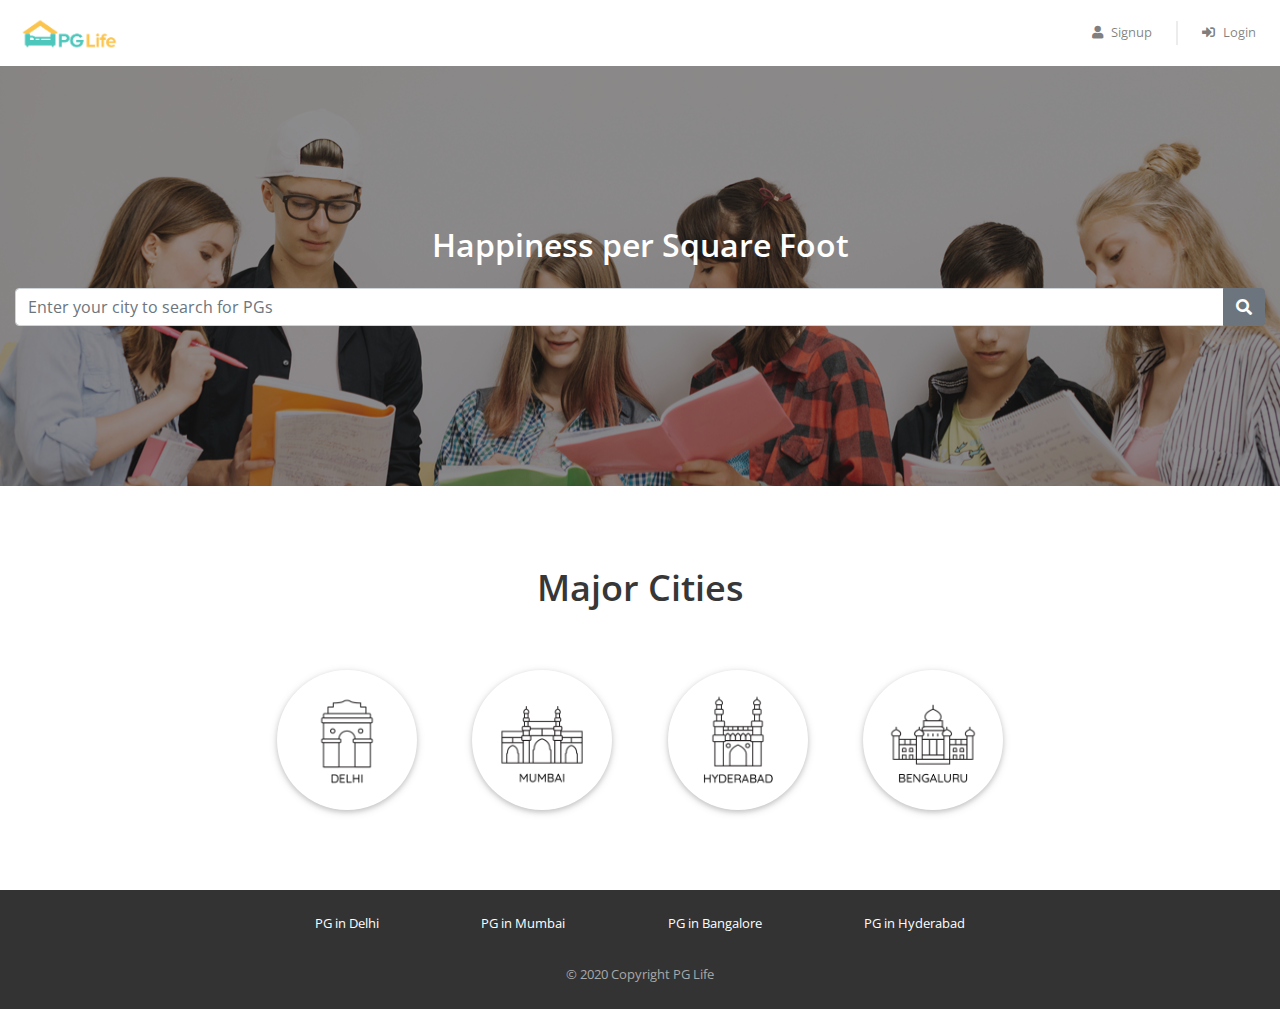
<file: index.html>
<!DOCTYPE html>
<html lang="en">

<head>
    <meta name="viewport" content="width=device-width, initial-scale=1">
    <title>Welcome | PG Life</title>
    <link href="https://cdn.jsdelivr.net/npm/bootstrap@5.0.2/dist/css/bootstrap.min.css" rel="stylesheet" integrity="sha384-EVSTQN3/azprG1Anm3QDgpJLIm9Nao0Yz1ztcQTwFspd3yD65VohhpuuCOmLASjC" crossorigin="anonymous">
    
    <link href="https://use.fontawesome.com/releases/v5.11.2/css/all.css" rel="stylesheet" />
    <link href="https://fonts.googleapis.com/css2?family=Open+Sans:ital,wght@0,300;0,400;0,600;0,700;0,800;1,300;1,400;1,600;1,700;1,800&display=swap" rel="stylesheet" />
    <link href="css/bootstrap.min.css" rel="stylesheet" />
    <link href="css/common.css" rel="stylesheet" />
    <link href="css/home.css" rel="stylesheet" />
</head>

<body>
  <div class="header sticky-top">
    <nav class="navbar navbar-expand-md navbar-light">
        <a class="navbar-brand" href="index.html">
            <img src="img/logo.png" />
        </a>
        <button class="navbar-toggler" type="button" data-toggle="collapse" data-target="#my-navbar">
            <span class="navbar-toggler-icon"></span>
        </button>

        <div class="collapse navbar-collapse justify-content-end" id="my-navbar">
            <ul class="navbar-nav">
                <li class="nav-item">
                    <a class="nav-link" href="#" data-toggle="modal" data-target="#signup-modal">
                        <i class="fas fa-user"></i>Signup
                    </a>
                </li>
                <div class="nav-vl"></div>
                <li class="nav-item">
                    <a class="nav-link" href="#" data-toggle="modal" data-target="#login-modal">
                        <i class="fas fa-sign-in-alt"></i>Login
                    </a>
                </li>
            </ul>
        </div>
    </nav>
</div>

<div id="loading">
</div>

<!-- <nav aria-label="breadcrumb">
    <ol class="breadcrumb py-2">
        <li class="breadcrumb-item">
            <a href="index.html">Home</a>
        </li>
    </ol>
</nav> -->

<div class="banner-container">
    <h2 class="white pb-3">Happiness per Square Foot</h2>

    <form id="search-form">
        <div class="input-group city-search">
            <input type="text" class="form-control input-city" id="city" name="city" placeholder="Enter your city to search for PGs"/>
            <div class="input-group-append">
                <button type="submit" class="btn btn-secondary">
                    <i class="fa fa-search"></i>
                </button>
            </div>
        </div>
    </form>

</div>

<div class="page-container">
    <h1 class="city-heading">
        Major Cities
    </h1>

  <div class=" row ">
    <div class="city-card-container col-md">
        <a href="property_list.html">
            <div class="city-card rounded-circle">
                <img src="img/delhi.png" class="city-img"/>
            </div>
        </a>
    </div>

    <div class="city-card-container col-md">
        <a href="property_list.html">
            <div class="city-card rounded-circle">
                <img src="img/mumbai.png" class="city-img"/>
            </div>
        </a>
    </div>

    <div class="city-card-container col-md">
        <a href="property_list.html">
            <div class="city-card rounded-circle">
                <img src="img/hyderabad.png" class="city-img"/>
            </div>
        </a>
    </div>

    <div class="city-card-container col-md">
        <a href="property_list.html">
            <div class="city-card rounded-circle">
                <img src="img/bangalore.png" class="city-img"/>
            </div>
        </a>
    </div>

  </div>

</div>

<div class="modal fade" id="signup-modal" tabindex="-1" role="dialog" aria-labelledby="signup-heading" aria-hidden="true">
    <div class="modal-dialog" role="document">
        <div class="modal-content">
            <div class="modal-header">
                <h5 class="modal-title" id="signup-heading">Signup with PGLife</h5>
                <button type="button" class="close" data-dismiss="modal" aria-label="Close">
                    <span aria-hidden="true">&times;</span>
                </button>
            </div>
            

            <div class="modal-body">
                <form id="signup-form" class="form" role="form">
                    <div class="input-group form-group">
                        <div class="input-group-prepend">
                            <span class="input-group-text">
                                <i class="fas fa-user"></i>
                            </span>
                        </div>
                        <input type="text" class="form-control" name="full_name" placeholder="Full Name" maxlength="30" required>
                    </div>

                    <div class="input-group form-group">
                        <div class="input-group-prepend">
                            <span class="input-group-text">
                                <i class="fas fa-phone-alt"></i>
                            </span>
                        </div>
                        <input type="text" class="form-control" name="phone" placeholder="Phone Number" maxlength="10" minlength="10" required>
                    </div>

                    <div class="input-group form-group">
                        <div class="input-group-prepend">
                            <span class="input-group-text">
                                <i class="fas fa-envelope"></i>
                            </span>
                        </div>
                        <input type="email" class="form-control" name="email" placeholder="Email" required>
                    </div>

                    <div class="input-group form-group">
                        <div class="input-group-prepend">
                            <span class="input-group-text">
                                <i class="fas fa-lock"></i>
                            </span>
                        </div>
                        <input type="password" class="form-control" name="password" placeholder="Password" minlength="6" required>
                    </div>

                    <div class="input-group form-group">
                        <div class="input-group-prepend">
                            <span class="input-group-text">
                                <i class="fas fa-university"></i>
                            </span>
                        </div>
                        <input type="text" class="form-control" name="college_name" placeholder="College Name" maxlength="150" required>
                    </div>

                    <div class="form-group">
                        <span>I'm a</span>
                        <input type="radio" class="ml-3" id="gender-male" name="gender" value="male" /> Male
                        <label for="gender-male">
                        </label>
                        <input type="radio" class="ml-3" id="gender-female" name="gender" value="female" />
                        <label for="gender-female">
                            Female
                        </label>
                    </div>

                    <div class="form-group">
                        <button type="submit" class="btn btn-block btn-primary">Create Account</button>
                    </div>
                </form>
            </div>
            <div class="modal-footer">
                <span>Already have an account?
                    <a href="#" data-dismiss="modal" data-toggle="modal" data-target="#login-modal">Login</a>
                </span>
            </div>
        </div>
    </div>
</div>

<div class="modal fade" id="login-modal" tabindex="-1" role="dialog" aria-labelledby="login-heading" aria-hidden="true">
    <div class="modal-dialog modal-dialog-centered" role="document">
        <div class="modal-content">
            <div class="modal-header">
                <h5 class="modal-title" id="login-heading">Login with PGLife</h5>
                <button type="button" class="close" data-dismiss="modal" aria-label="Close">
                    <span aria-hidden="true">&times;</span>
                </button>
            </div>

            <div class="modal-body">
                <form id="login-form" class="form" role="form">
                    <div class="input-group form-group">
                        <div class="input-group-prepend">
                            <span class="input-group-text">
                                <i class="fas fa-user"></i>
                            </span>
                        </div>
                        <input type="email" class="form-control" name="email" placeholder="Email" required>
                    </div>

                    <div class="input-group form-group">
                        <div class="input-group-prepend">
                            <span class="input-group-text">
                                <i class="fas fa-lock"></i>
                            </span>
                        </div>
                        <input type="password" class="form-control" name="password" placeholder="Password" minlength="6" required>
                    </div>

                    <div class="form-group">
                        <button type="submit" class="btn btn-block btn-primary">Login</button>
                    </div>
                </form>
            </div>

            <div class="modal-footer">
                <span>
                    <a href="#" data-dismiss="modal" data-toggle="modal" data-target="#signup-modal">Click here</a>
                    to register a new account
                </span>
            </div>
        </div>
    </div>
</div>

    <div class="footer">
      <div class="page-container footer-container">
          <div class="footer-cities">
              <div class="footer-city">
                  <a href="property_list.html">PG in Delhi</a>
              </div>
              <div class="footer-city">
                  <a href="property_list.html">PG in Mumbai</a>
              </div>
              <div class="footer-city">
                  <a href="property_list.html">PG in Bangalore</a>
              </div>
              <div class="footer-city">
                  <a href="property_list.html">PG in Hyderabad</a>
              </div>
          </div>
          <div class="footer-copyright">© 2020 Copyright PG Life </div>
      </div>
  </div>
     
  <script type="text/javascript" src="js/jquery.js"></script>
    <script type="text/javascript" src="js/bootstrap.min.js"></script>
      
</body>

</html>
</file>
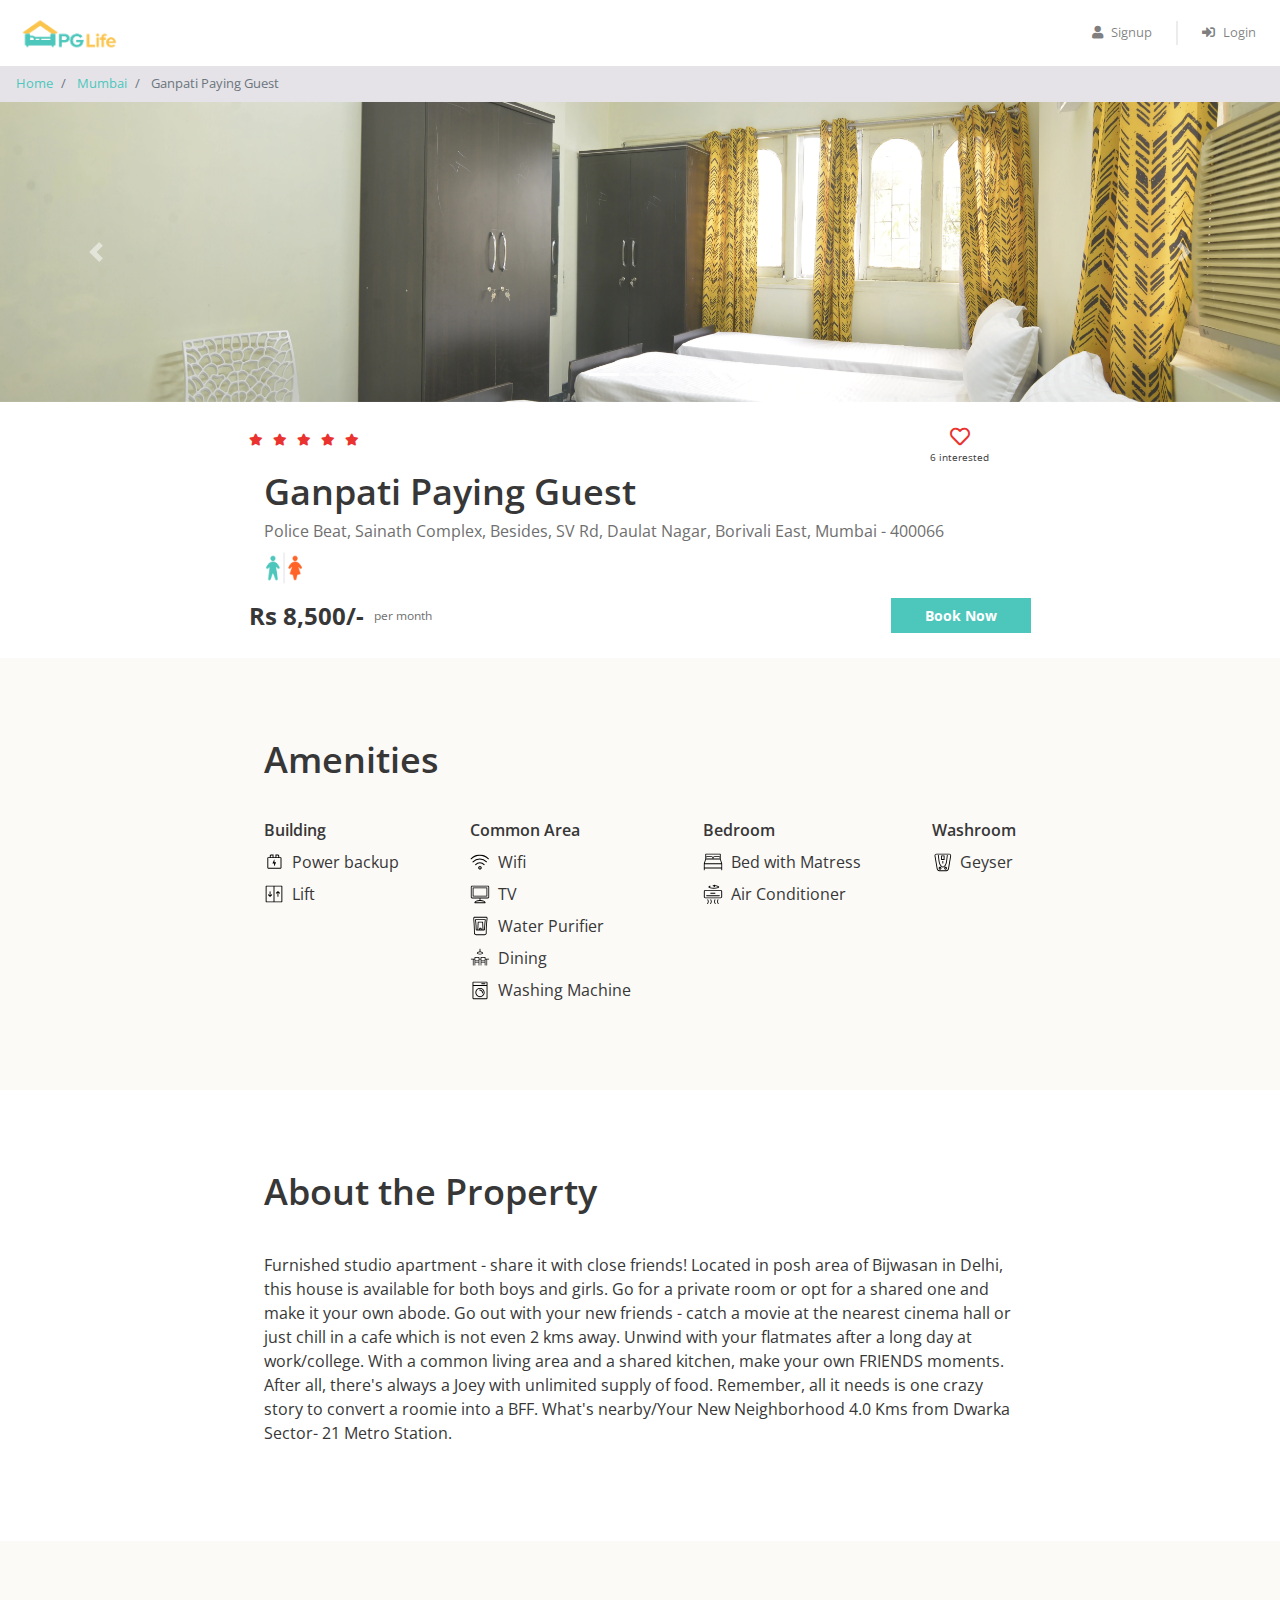
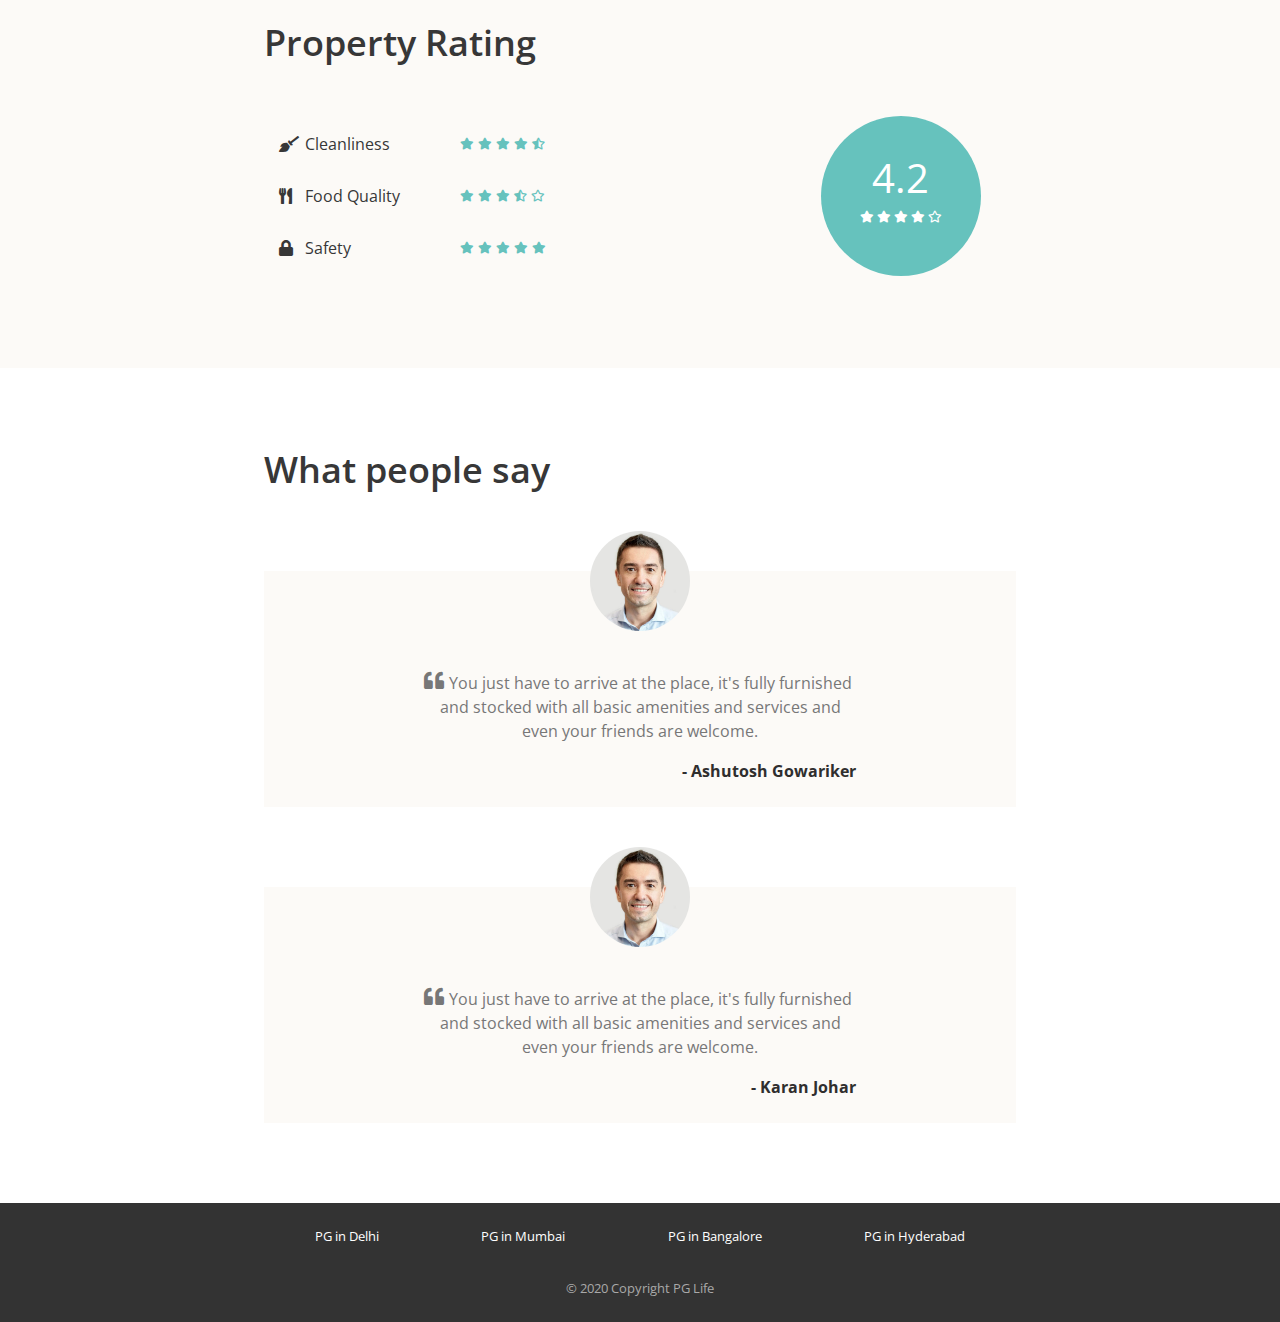
<file: property_detail.html>
<!DOCTYPE html>
<html lang="en">

<head>
    <meta name="viewport" content="width=device-width, initial-scale=1">
    <title>Ganpati Paying Guest | PG Life</title>

    <link href="css/bootstrap.min.css" rel="stylesheet" />
    <link href="https://use.fontawesome.com/releases/v5.11.2/css/all.css" rel="stylesheet" />
    <link href="https://fonts.googleapis.com/css2?family=Open+Sans:ital,wght@0,300;0,400;0,600;0,700;0,800;1,300;1,400;1,600;1,700;1,800&display=swap" rel="stylesheet" />
    <link href="css/common.css" rel="stylesheet" />
    <link href="css/property_detail.css" rel="stylesheet" />
</head>

<body>
    <div class="header sticky-top">
        <nav class="navbar navbar-expand-md navbar-light">
            <a class="navbar-brand" href="index.html">
                <img src="img/logo.png" />
            </a>
            <button class="navbar-toggler" type="button" data-toggle="collapse" data-target="#my-navbar">
                <span class="navbar-toggler-icon"></span>
            </button>

            <div class="collapse navbar-collapse justify-content-end" id="my-navbar">
                <ul class="navbar-nav">
                    <li class="nav-item">
                        <a class="nav-link" href="#" data-toggle="modal" data-target="#signup-modal">
                            <i class="fas fa-user"></i>Signup
                        </a>
                    </li>
                    <div class="nav-vl"></div>
                    <li class="nav-item">
                        <a class="nav-link" href="#" data-toggle="modal" data-target="#login-modal">
                            <i class="fas fa-sign-in-alt"></i>Login
                        </a>
                    </li>
                </ul>
            </div>
        </nav>
    </div>

    <div id="loading">
    </div>

    <nav aria-label="breadcrumb">
        <ol class="breadcrumb py-2">
            <li class="breadcrumb-item">
                <a href="index.html">Home</a>
            </li>
            <li class="breadcrumb-item">
                <a href="property_list.html">Mumbai</a>
            </li>
            <li class="breadcrumb-item active" aria-current="page">
                Ganpati Paying Guest
            </li>
        </ol>
    </nav>

    <div id="property-images" class="carousel slide" data-ride="carousel">
        <ol class="carousel-indicators">
            <li data-target="#property-images" data-slide-to="0" class="active"></li>
            <li data-target="#property-images" data-slide-to="1" class=""></li>
            <li data-target="#property-images" data-slide-to="2" class=""></li>
        </ol>
        <div class="carousel-inner">
            <div class="carousel-item active">
                <img class="d-block w-100" src="img/properties/1/1d4f0757fdb86d5f.jpg" alt="slide">
            </div>
            <div class="carousel-item">
                <img class="d-block w-100" src="img/properties/1/46ebbb537aa9fb0a.jpg" alt="slide">
            </div>
            <div class="carousel-item">
                <img class="d-block w-100" src="img/properties/1/eace7b9114fd6046.jpg" alt="slide">
            </div>
        </div>
        <a class="carousel-control-prev" href="#property-images" role="button" data-slide="prev">
            <span class="carousel-control-prev-icon" aria-hidden="true"></span>
            <span class="sr-only">Previous</span>
        </a>
        <a class="carousel-control-next" href="#property-images" role="button" data-slide="next">
            <span class="carousel-control-next-icon" aria-hidden="true"></span>
            <span class="sr-only">Next</span>
        </a>
    </div>

    <div class="property-summary page-container">
        <div class="row no-gutters justify-content-between">
            <div class="star-container" title="4.8">
                <i class="fas fa-star"></i>
                <i class="fas fa-star"></i>
                <i class="fas fa-star"></i>
                <i class="fas fa-star"></i>
                <i class="fas fa-star"></i>
            </div>
            <div class="interested-container">
                <i class="is-interested-image far fa-heart"></i>
                <div class="interested-text">
                    <span class="interested-user-count">6</span> interested
                </div>
            </div>
        </div>
        <div class="detail-container">
            <div class="property-name">Ganpati Paying Guest</div>
            <div class="property-address">Police Beat, Sainath Complex, Besides, SV Rd, Daulat Nagar, Borivali East, Mumbai - 400066</div>
            <div class="property-gender">
                <img src="img/unisex.png" />
            </div>
        </div>
        <div class="row no-gutters">
            <div class="rent-container col-6">
                <div class="rent">Rs 8,500/-</div>
                <div class="rent-unit">per month</div>
            </div>
            <div class="button-container col-6">
                <a href="#" class="btn btn-primary">Book Now</a>
            </div>
        </div>
    </div>

    <div class="property-amenities">
        <div class="page-container">
            <h1>Amenities</h1>
            <div class="row justify-content-between">
                <div class="col-md-auto">
                    <h5>Building</h5>
                    <div class="amenity-container">
                        <img src="img/amenities/powerbackup.svg">
                        <span>Power backup</span>
                    </div>
                    <div class="amenity-container">
                        <img src="img/amenities/lift.svg">
                        <span>Lift</span>
                    </div>
                </div>

                <div class="col-md-auto">
                    <h5>Common Area</h5>
                    <div class="amenity-container">
                        <img src="img/amenities/wifi.svg">
                        <span>Wifi</span>
                    </div>
                    <div class="amenity-container">
                        <img src="img/amenities/tv.svg">
                        <span>TV</span>
                    </div>
                    <div class="amenity-container">
                        <img src="img/amenities/rowater.svg">
                        <span>Water Purifier</span>
                    </div>
                    <div class="amenity-container">
                        <img src="img/amenities/dining.svg">
                        <span>Dining</span>
                    </div>
                    <div class="amenity-container">
                        <img src="img/amenities/washingmachine.svg">
                        <span>Washing Machine</span>
                    </div>
                </div>

                <div class="col-md-auto">
                    <h5>Bedroom</h5>
                    <div class="amenity-container">
                        <img src="img/amenities/bed.svg">
                        <span>Bed with Matress</span>
                    </div>
                    <div class="amenity-container">
                        <img src="img/amenities/ac.svg">
                        <span>Air Conditioner</span>
                    </div>
                </div>

                <div class="col-md-auto">
                    <h5>Washroom</h5>
                    <div class="amenity-container">
                        <img src="img/amenities/geyser.svg">
                        <span>Geyser</span>
                    </div>
                </div>
            </div>
        </div>
    </div>

    <div class="property-about page-container">
        <h1>About the Property</h1>
        <p>Furnished studio apartment - share it with close friends! Located in posh area of Bijwasan in Delhi, this house is available for both boys and girls. Go for a private room or opt for a shared one and make it your own abode. Go out with your new friends - catch a movie at the nearest cinema hall or just chill in a cafe which is not even 2 kms away. Unwind with your flatmates after a long day at work/college. With a common living area and a shared kitchen, make your own FRIENDS moments. After all, there's always a Joey with unlimited supply of food. Remember, all it needs is one crazy story to convert a roomie into a BFF. What's nearby/Your New Neighborhood 4.0 Kms from Dwarka Sector- 21 Metro Station.</p>
    </div>

    <div class="property-rating">
        <div class="page-container">
            <h1>Property Rating</h1>
            <div class="row align-items-center justify-content-between">
                <div class="col-md-6">
                    <div class="rating-criteria row">
                        <div class="col-6">
                            <i class="rating-criteria-icon fas fa-broom"></i>
                            <span class="rating-criteria-text">Cleanliness</span>
                        </div>
                        <div class="rating-criteria-star-container col-6" title="4.3">
                            <i class="fas fa-star"></i>
                            <i class="fas fa-star"></i>
                            <i class="fas fa-star"></i>
                            <i class="fas fa-star"></i>
                            <i class="fas fa-star-half-alt"></i>
                        </div>
                    </div>

                    <div class="rating-criteria row">
                        <div class="col-6">
                            <i class="rating-criteria-icon fas fa-utensils"></i>
                            <span class="rating-criteria-text">Food Quality</span>
                        </div>
                        <div class="rating-criteria-star-container col-6" title="3.4">
                            <i class="fas fa-star"></i>
                            <i class="fas fa-star"></i>
                            <i class="fas fa-star"></i>
                            <i class="fas fa-star-half-alt"></i>
                            <i class="far fa-star"></i>
                        </div>
                    </div>

                    <div class="rating-criteria row">
                        <div class="col-6">
                            <i class="rating-criteria-icon fa fa-lock"></i>
                            <span class="rating-criteria-text">Safety</span>
                        </div>
                        <div class="rating-criteria-star-container col-6" title="4.8">
                            <i class="fas fa-star"></i>
                            <i class="fas fa-star"></i>
                            <i class="fas fa-star"></i>
                            <i class="fas fa-star"></i>
                            <i class="fas fa-star"></i>
                        </div>
                    </div>
                </div>

                <div class="col-md-4">
                    <div class="rating-circle">
                        <div class="total-rating">4.2</div>
                        <div class="rating-circle-star-container">
                            <i class="fas fa-star"></i>
                            <i class="fas fa-star"></i>
                            <i class="fas fa-star"></i>
                            <i class="fas fa-star"></i>
                            <i class="far fa-star"></i>
                        </div>
                    </div>
                </div>
            </div>
        </div>
    </div>

    <div class="property-testimonials page-container">
        <h1>What people say</h1>
        <div class="testimonial-block">
            <div class="testimonial-image-container">
                <img class="testimonial-img" src="img/man.png">
            </div>
            <div class="testimonial-text">
                <i class="fa fa-quote-left" aria-hidden="true"></i>
                <p>You just have to arrive at the place, it's fully furnished and stocked with all basic amenities and services and even your friends are welcome.</p>
            </div>
            <div class="testimonial-name">- Ashutosh Gowariker</div>
        </div>
        <div class="testimonial-block">
            <div class="testimonial-image-container">
                <img class="testimonial-img" src="img/man.png">
            </div>
            <div class="testimonial-text">
                <i class="fa fa-quote-left" aria-hidden="true"></i>
                <p>You just have to arrive at the place, it's fully furnished and stocked with all basic amenities and services and even your friends are welcome.</p>
            </div>
            <div class="testimonial-name">- Karan Johar</div>
        </div>
    </div>

    <div class="modal fade" id="signup-modal" tabindex="-1" role="dialog" aria-labelledby="signup-heading" aria-hidden="true">
        <div class="modal-dialog" role="document">
            <div class="modal-content">
                <div class="modal-header">
                    <h5 class="modal-title" id="signup-heading">Signup with PGLife</h5>
                    <button type="button" class="close" data-dismiss="modal" aria-label="Close">
                        <span aria-hidden="true">&times;</span>
                    </button>
                </div>

                <div class="modal-body">
                    <form id="signup-form" class="form" role="form">
                        <div class="input-group form-group">
                            <div class="input-group-prepend">
                                <span class="input-group-text">
                                    <i class="fas fa-user"></i>
                                </span>
                            </div>
                            <input type="text" class="form-control" name="full_name" placeholder="Full Name" maxlength="30" required>
                        </div>

                        <div class="input-group form-group">
                            <div class="input-group-prepend">
                                <span class="input-group-text">
                                    <i class="fas fa-phone-alt"></i>
                                </span>
                            </div>
                            <input type="text" class="form-control" name="phone" placeholder="Phone Number" maxlength="10" minlength="10" required>
                        </div>

                        <div class="input-group form-group">
                            <div class="input-group-prepend">
                                <span class="input-group-text">
                                    <i class="fas fa-envelope"></i>
                                </span>
                            </div>
                            <input type="email" class="form-control" name="email" placeholder="Email" required>
                        </div>

                        <div class="input-group form-group">
                            <div class="input-group-prepend">
                                <span class="input-group-text">
                                    <i class="fas fa-lock"></i>
                                </span>
                            </div>
                            <input type="password" class="form-control" name="password" placeholder="Password" minlength="6" required>
                        </div>

                        <div class="input-group form-group">
                            <div class="input-group-prepend">
                                <span class="input-group-text">
                                    <i class="fas fa-university"></i>
                                </span>
                            </div>
                            <input type="text" class="form-control" name="college_name" placeholder="College Name" maxlength="150" required>
                        </div>

                        <div class="form-group">
                            <span>I'm a</span>
                            <input type="radio" class="ml-3" id="gender-male" name="gender" value="male" /> Male
                            <label for="gender-male">
                            </label>
                            <input type="radio" class="ml-3" id="gender-female" name="gender" value="female" />
                            <label for="gender-female">
                                Female
                            </label>
                        </div>

                        <div class="form-group">
                            <button type="submit" class="btn btn-block btn-primary">Create Account</button>
                        </div>
                    </form>
                </div>

                <div class="modal-footer">
                    <span>Already have an account?
                        <a href="#" data-dismiss="modal" data-toggle="modal" data-target="#login-modal">Login</a>
                    </span>
                </div>
            </div>
        </div>
    </div>

    <div class="modal fade" id="login-modal" tabindex="-1" role="dialog" aria-labelledby="login-heading" aria-hidden="true">
        <div class="modal-dialog modal-dialog-centered" role="document">
            <div class="modal-content">
                <div class="modal-header">
                    <h5 class="modal-title" id="login-heading">Login with PGLife</h5>
                    <button type="button" class="close" data-dismiss="modal" aria-label="Close">
                        <span aria-hidden="true">&times;</span>
                    </button>
                </div>

                <div class="modal-body">
                    <form id="login-form" class="form" role="form">
                        <div class="input-group form-group">
                            <div class="input-group-prepend">
                                <span class="input-group-text">
                                    <i class="fas fa-user"></i>
                                </span>
                            </div>
                            <input type="email" class="form-control" name="email" placeholder="Email" required>
                        </div>

                        <div class="input-group form-group">
                            <div class="input-group-prepend">
                                <span class="input-group-text">
                                    <i class="fas fa-lock"></i>
                                </span>
                            </div>
                            <input type="password" class="form-control" name="password" placeholder="Password" minlength="6" required>
                        </div>

                        <div class="form-group">
                            <button type="submit" class="btn btn-block btn-primary">Login</button>
                        </div>
                    </form>
                </div>

                <div class="modal-footer">
                    <span>
                        <a href="#" data-dismiss="modal" data-toggle="modal" data-target="#signup-modal">Click here</a>
                        to register a new account
                    </span>
                </div>
            </div>
        </div>
    </div>

    <div class="footer">
        <div class="page-container footer-container">
            <div class="footer-cities">
                <div class="footer-city">
                    <a href="property_list.html">PG in Delhi</a>
                </div>
                <div class="footer-city">
                    <a href="property_list.html">PG in Mumbai</a>
                </div>
                <div class="footer-city">
                    <a href="property_list.html">PG in Bangalore</a>
                </div>
                <div class="footer-city">
                    <a href="property_list.html">PG in Hyderabad</a>
                </div>
            </div>
            <div class="footer-copyright">© 2020 Copyright PG Life </div>
        </div>
    </div>

    <script type="text/javascript" src="js/jquery.js"></script>
    <script type="text/javascript" src="js/bootstrap.min.js"></script>
</body>

</html>
</file>
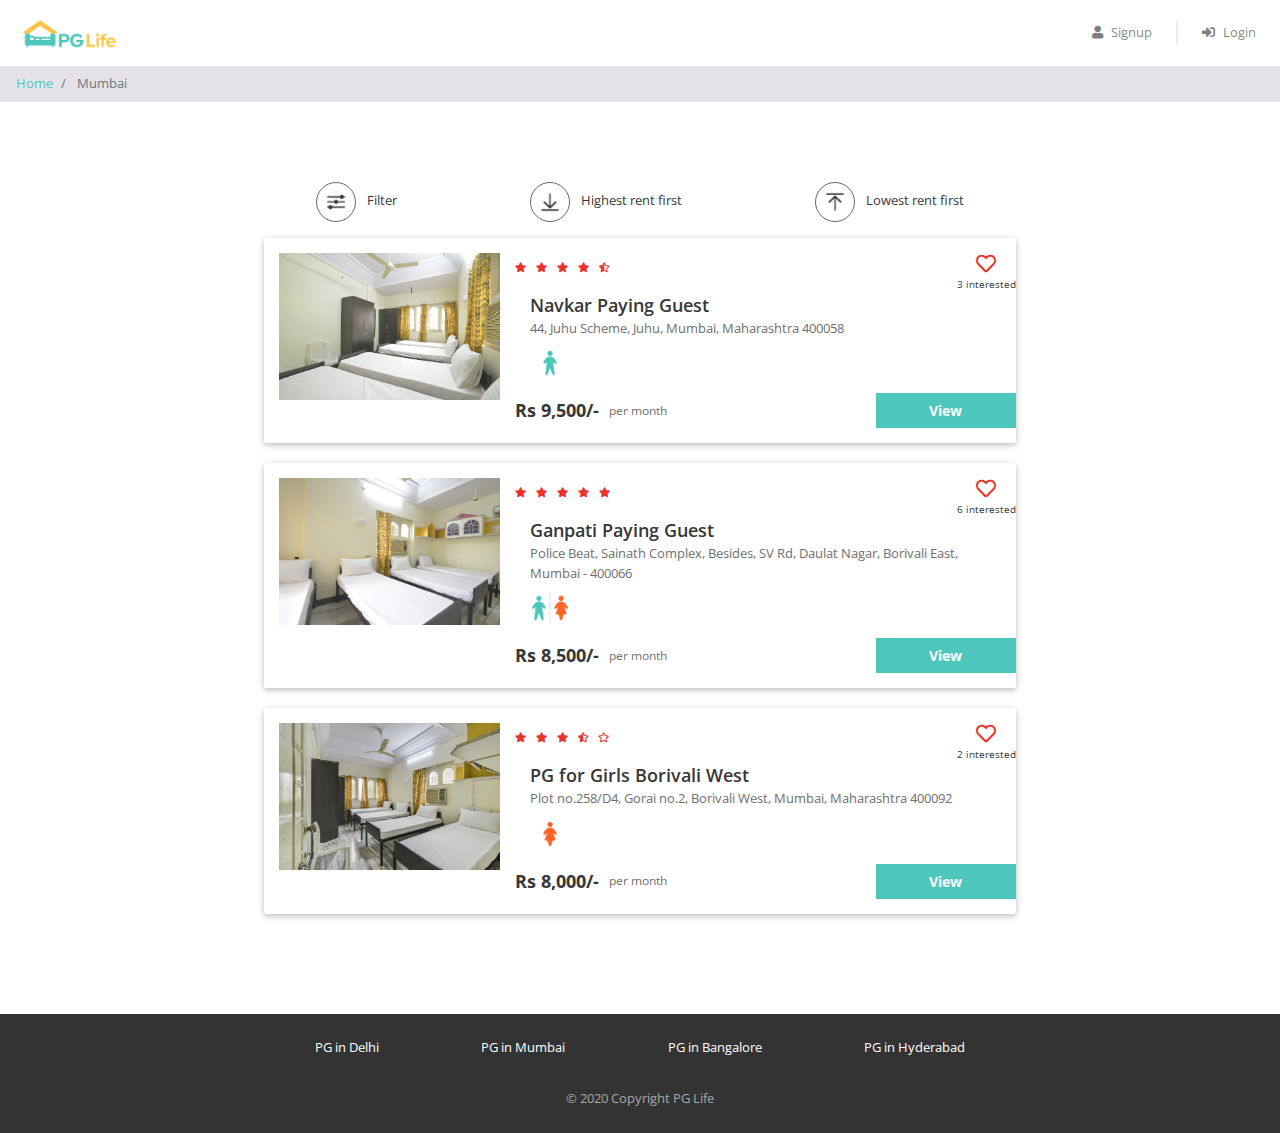
<file: property_list.html>
<!DOCTYPE html>
<html lang="en">

<head>
    <meta name="viewport" content="width=device-width, initial-scale=1">
    <title>Best PG's in Mumbai | PG Life</title>

    <link href="css/bootstrap.min.css" rel="stylesheet" />
    <link href="https://use.fontawesome.com/releases/v5.11.2/css/all.css" rel="stylesheet" />
    <link href="https://fonts.googleapis.com/css2?family=Open+Sans:ital,wght@0,300;0,400;0,600;0,700;0,800;1,300;1,400;1,600;1,700;1,800&display=swap" rel="stylesheet" />
    <link href="css/common.css" rel="stylesheet" />
    <link href="css/property_list.css" rel="stylesheet" />
</head>

<body>
    <div class="header sticky-top">
        <nav class="navbar navbar-expand-md navbar-light">
            <a class="navbar-brand" href="index.html">
                <img src="img/logo.png" />
            </a>
            <button class="navbar-toggler" type="button" data-toggle="collapse" data-target="#my-navbar">
                <span class="navbar-toggler-icon"></span>
            </button>

            <div class="collapse navbar-collapse justify-content-end" id="my-navbar">
                <ul class="navbar-nav">
                    <li class="nav-item">
                        <a class="nav-link" href="#" data-toggle="modal" data-target="#signup-modal">
                            <i class="fas fa-user"></i>Signup
                        </a>
                    </li>
                    <div class="nav-vl"></div>
                    <li class="nav-item">
                        <a class="nav-link" href="#" data-toggle="modal" data-target="#login-modal">
                            <i class="fas fa-sign-in-alt"></i>Login
                        </a>
                    </li>
                </ul>
            </div>
        </nav>
    </div>

    <div id="loading">
    </div>

    <nav aria-label="breadcrumb">
        <ol class="breadcrumb py-2">
            <li class="breadcrumb-item">
                <a href="index.html">Home</a>
            </li>
            <li class="breadcrumb-item active" aria-current="page">
                Mumbai
            </li>
        </ol>
    </nav>

    <div class="page-container">
        <div class="filter-bar row justify-content-around">
            <div class="col-auto" data-toggle="modal" data-target="#filter-modal">
                <img src="img/filter.png" alt="filter" />
                <span>Filter</span>
            </div>
            <div class="col-auto">
                <img src="img/desc.png" alt="sort-desc" />
                <span>Highest rent first</span>
            </div>
            <div class="col-auto">
                <img src="img/asc.png" alt="sort-asc" />
                <span>Lowest rent first</span>
            </div>
        </div>

        
        <div class="property-card row">
            <div class="image-container col-md-4">
                <img src="img/properties/1/1d4f0757fdb86d5f.jpg" />
            </div>
            <div class="content-container col-md-8">
                <div class="row no-gutters justify-content-between">
                    <div class="star-container" title="4.5">
                        <i class="fas fa-star"></i>
                        <i class="fas fa-star"></i>
                        <i class="fas fa-star"></i>
                        <i class="fas fa-star"></i>
                        <i class="fas fa-star-half-alt"></i>
                    </div>
                    <div class="interested-container">
                        <i class="far fa-heart"></i>
                        <div class="interested-text">3 interested</div>
                    </div>
                </div>
                <div class="detail-container">
                    <div class="property-name">Navkar Paying Guest</div>
                    <div class="property-address">44, Juhu Scheme, Juhu, Mumbai, Maharashtra 400058</div>
                    <div class="property-gender">
                        <img src="img/male.png" />
                    </div>
                </div>
                <div class="row no-gutters">
                    <div class="rent-container col-6">
                        <div class="rent">Rs 9,500/-</div>
                        <div class="rent-unit">per month</div>
                    </div>
                    <div class="button-container col-6">
                        <a href="property_detail.html" class="btn btn-primary">View</a>
                    </div>
                </div>
            </div>
        </div>

        <div class="property-card row">
            <div class="image-container col-md-4">
                <img src="img/properties/1/eace7b9114fd6046.jpg" />
            </div>
            <div class="content-container col-md-8">
                <div class="row no-gutters justify-content-between">
                    <div class="star-container" title="4.8">
                        <i class="fas fa-star"></i>
                        <i class="fas fa-star"></i>
                        <i class="fas fa-star"></i>
                        <i class="fas fa-star"></i>
                        <i class="fas fa-star"></i>
                    </div>
                    <div class="interested-container">
                        <i class="far fa-heart"></i>
                        <div class="interested-text">6 interested</div>
                    </div>
                </div>
                <div class="detail-container">
                    <div class="property-name">Ganpati Paying Guest</div>
                    <div class="property-address">Police Beat, Sainath Complex, Besides, SV Rd, Daulat Nagar, Borivali East, Mumbai - 400066</div>
                    <div class="property-gender">
                        <img src="img/unisex.png" />
                    </div>
                </div>
                <div class="row no-gutters">
                    <div class="rent-container col-6">
                        <div class="rent">Rs 8,500/-</div>
                        <div class="rent-unit">per month</div>
                    </div>
                    <div class="button-container col-6">
                        <a href="property_detail.html" class="btn btn-primary">View</a>
                    </div>
                </div>
            </div>
        </div>

        <div class="property-card row">
            <div class="image-container col-md-4">
                <img src="img/properties/1/46ebbb537aa9fb0a.jpg" />
            </div>
            <div class="content-container col-md-8">
                <div class="row no-gutters justify-content-between">
                    <div class="star-container" title="3.5">
                        <i class="fas fa-star"></i>
                        <i class="fas fa-star"></i>
                        <i class="fas fa-star"></i>
                        <i class="fas fa-star-half-alt"></i>
                        <i class="far fa-star"></i>
                    </div>
                    <div class="interested-container">
                        <i class="far fa-heart"></i>
                        <div class="interested-text">2 interested</div>
                    </div>
                </div>
                <div class="detail-container">
                    <div class="property-name">PG for Girls Borivali West</div>
                    <div class="property-address">Plot no.258/D4, Gorai no.2, Borivali West, Mumbai, Maharashtra 400092</div>
                    <div class="property-gender">
                        <img src="img/female.png" />
                    </div>
                </div>
                <div class="row no-gutters">
                    <div class="rent-container col-6">
                        <div class="rent">Rs 8,000/-</div>
                        <div class="rent-unit">per month</div>
                    </div>
                    <div class="button-container col-6">
                        <a href="property_detail.html" class="btn btn-primary">View</a>
                    </div>
                </div>
            </div>
        </div>
    </div>

    <div class="modal fade" id="filter-modal" tabindex="-1" role="dialog" aria-labelledby="filter-heading" aria-hidden="true">
        <div class="modal-dialog modal-dialog-centered" role="document">
            <div class="modal-content">
                <div class="modal-header">
                    <h3 class="modal-title" id="filter-heading">Filters</h3>
                    <button type="button" class="close" data-dismiss="modal" aria-label="Close">
                        <span aria-hidden="true">&times;</span>
                    </button>
                </div>

                <div class="modal-body">
                    <h5>Gender</h5>
                    <hr />
                    <div>
                        <button class="btn btn-outline-dark btn-active">
                            No Filter
                        </button>
                        <button class="btn btn-outline-dark">
                            <i class="fas fa-venus-mars"></i>Unisex
                        </button>
                        <button class="btn btn-outline-dark">
                            <i class="fas fa-mars"></i>Male
                        </button>
                        <button class="btn btn-outline-dark">
                            <i class="fas fa-venus"></i>Female
                        </button>
                    </div>
                </div>

                <div class="modal-footer">
                    <button data-dismiss="modal" class="btn btn-success">Okay</button>
                </div>
            </div>
        </div>
    </div>

    <div class="modal fade" id="signup-modal" tabindex="-1" role="dialog" aria-labelledby="signup-heading" aria-hidden="true">
        <div class="modal-dialog" role="document">
            <div class="modal-content">
                <div class="modal-header">
                    <h5 class="modal-title" id="signup-heading">Signup with PGLife</h5>
                    <button type="button" class="close" data-dismiss="modal" aria-label="Close">
                        <span aria-hidden="true">&times;</span>
                    </button>
                </div>

                <div class="modal-body">
                    <form id="signup-form" class="form" role="form">
                        <div class="input-group form-group">
                            <div class="input-group-prepend">
                                <span class="input-group-text">
                                    <i class="fas fa-user"></i>
                                </span>
                            </div>
                            <input type="text" class="form-control" name="full_name" placeholder="Full Name" maxlength="30" required>
                        </div>

                        <div class="input-group form-group">
                            <div class="input-group-prepend">
                                <span class="input-group-text">
                                    <i class="fas fa-phone-alt"></i>
                                </span>
                            </div>
                            <input type="text" class="form-control" name="phone" placeholder="Phone Number" maxlength="10" minlength="10" required>
                        </div>

                        <div class="input-group form-group">
                            <div class="input-group-prepend">
                                <span class="input-group-text">
                                    <i class="fas fa-envelope"></i>
                                </span>
                            </div>
                            <input type="email" class="form-control" name="email" placeholder="Email" required>
                        </div>

                        <div class="input-group form-group">
                            <div class="input-group-prepend">
                                <span class="input-group-text">
                                    <i class="fas fa-lock"></i>
                                </span>
                            </div>
                            <input type="password" class="form-control" name="password" placeholder="Password" minlength="6" required>
                        </div>

                        <div class="input-group form-group">
                            <div class="input-group-prepend">
                                <span class="input-group-text">
                                    <i class="fas fa-university"></i>
                                </span>
                            </div>
                            <input type="text" class="form-control" name="college_name" placeholder="College Name" maxlength="150" required>
                        </div>

                        <div class="form-group">
                            <span>I'm a</span>
                            <input type="radio" class="ml-3" id="gender-male" name="gender" value="male" /> Male
                            <label for="gender-male">
                            </label>
                            <input type="radio" class="ml-3" id="gender-female" name="gender" value="female" />
                            <label for="gender-female">
                                Female
                            </label>
                        </div>

                        <div class="form-group">
                            <button type="submit" class="btn btn-block btn-primary">Create Account</button>
                        </div>
                    </form>
                </div>

                <div class="modal-footer">
                    <span>Already have an account?
                        <a href="#" data-dismiss="modal" data-toggle="modal" data-target="#login-modal">Login</a>
                    </span>
                </div>
            </div>
        </div>
    </div>

    <div class="modal fade" id="login-modal" tabindex="-1" role="dialog" aria-labelledby="login-heading" aria-hidden="true">
        <div class="modal-dialog modal-dialog-centered" role="document">
            <div class="modal-content">
                <div class="modal-header">
                    <h5 class="modal-title" id="login-heading">Login with PGLife</h5>
                    <button type="button" class="close" data-dismiss="modal" aria-label="Close">
                        <span aria-hidden="true">&times;</span>
                    </button>
                </div>

                <div class="modal-body">
                    <form id="login-form" class="form" role="form">
                        <div class="input-group form-group">
                            <div class="input-group-prepend">
                                <span class="input-group-text">
                                    <i class="fas fa-user"></i>
                                </span>
                            </div>
                            <input type="email" class="form-control" name="email" placeholder="Email" required>
                        </div>

                        <div class="input-group form-group">
                            <div class="input-group-prepend">
                                <span class="input-group-text">
                                    <i class="fas fa-lock"></i>
                                </span>
                            </div>
                            <input type="password" class="form-control" name="password" placeholder="Password" minlength="6" required>
                        </div>

                        <div class="form-group">
                            <button type="submit" class="btn btn-block btn-primary">Login</button>
                        </div>
                    </form>
                </div>

                <div class="modal-footer">
                    <span>
                        <a href="#" data-dismiss="modal" data-toggle="modal" data-target="#signup-modal">Click here</a>
                        to register a new account
                    </span>
                </div>
            </div>
        </div>
    </div>

    <div class="footer">
        <div class="page-container footer-container">
            <div class="footer-cities">
                <div class="footer-city">
                    <a href="property_list.html">PG in Delhi</a>
                </div>
                <div class="footer-city">
                    <a href="property_list.html">PG in Mumbai</a>
                </div>
                <div class="footer-city">
                    <a href="property_list.html">PG in Bangalore</a>
                </div>
                <div class="footer-city">
                    <a href="property_list.html">PG in Hyderabad</a>
                </div>
            </div>
            <div class="footer-copyright">© 2020 Copyright PG Life </div>
        </div>
    </div>

    <script type="text/javascript" src="js/jquery.js"></script>
    <script type="text/javascript" src="js/bootstrap.min.js"></script>
</body>

</html>
</file>
<file: css/common.css>
* {
    box-sizing: border-box;
    font-family: 'Open Sans', sans-serif;
}

body {
    color: #373737;
    font-size: 16px;
    position: relative;
}

h1,
h2,
h3,
h4,
h5,
h6 {
    font-weight: 600;
}

h1 {
    font-size: 36px;
    margin-bottom: 40px;
}

@media (max-width: 768px) {
    h1 {
        font-size: 28px;
    }
}

h3 {
    font-size: 24px;
    margin-bottom: 12px;
}

h5 {
    font-size: 16px;
    margin-bottom: 10px;
}

.btn-primary,
.btn-warning,
.btn-danger {
    color: white;
    font-weight: bold;
}

.input-group .input-group-text i {
    width: 14px;
}

input[type="radio"] {
    position: relative;
    top: 1px;
}

.breadcrumb {
    background-color: #e5e3e8;
    font-size: 13px;
    border-radius: 0px;
    margin-bottom: 0px;
}

.container {
    max-width: 920px;
    padding: 0px 20px;
}

.page-container {
    max-width: 800px;
    padding: 80px 24px;
    margin: auto;
}

@media (max-width: 768px) {
    .page-container {
        padding: 64px 24px;
    }
}

.white {
    color: #ffffff;
}

#loading {
    display: none;
    background-color: #666666;
    background-image: url("../img/progress_spinner.gif");
    background-repeat: no-repeat;
    background-position: center;
    opacity: 0.4;
    position: fixed;
    top: 0px;
    right: 0px;
    width: 100%;
    height: 100%;
    z-index: 10000000;
}

/* Login Modal */
#login-modal .modal-dialog {
    width: 350px;
    margin: auto;
}

.modal-footer {
    background-color: #f4f4f4;
    justify-content: center;
}

/* Header */
.header {
    background-color: white;
    font-size: 13px;
}

.header .navbar .navbar-brand img {
    height: 40px;
}

.header .navbar .nav-item i {
    margin-right: 8px;
}

.header .nav-vl {
    border-left: 2px solid #d6d6d678;
    height: 24px;
    margin: auto 16px;
    display: block;
}

@media(max-width:768px) {
    .header .nav-vl {
        display: none;
    }
}

.header .nav-name {
    font-weight: bold;
    margin: auto 16px;
}

@media(max-width:768px) {
    .header .nav-name {
        margin: 8px 0px
    }
}

/* Footer */
.footer {
    background-color: #333333;
    font-size: 13px;
}

.footer-container {
    padding: 24px;
}

.footer-cities {
    display: flex;
    flex-wrap: wrap;
    justify-content: space-around;
}

.footer-city {
    margin-bottom: 8px;
    text-align: center;
}

@media(max-width:768px) {
    .footer-city {
        width: 100%;
    }
}

.footer-city a {
    color: #ffffff;
}

.footer-copyright {
    color: #a9a9a9;
    text-align: center;
    padding-top: 24px;
}

.row {
    display: flex;
    flex-wrap: wrap;
    margin-right: -15px;
    margin-left: -15px;
}
</file>
<file: css/home.css>
.banner-container {
    background-image: url("../img/bg.png");
    background-attachment: fixed;
    box-shadow: inset 0 0 0 2000px #1c1c1c7a;
    text-align: center;
    padding: 160px 15px;
}

@media (max-width: 768px) {
    .banner-container {
        padding: 100px 15px;
    }
}

/* .city-search {
    max-width: 530px;
    margin: auto;
    position: relative;
} */

.city-heading {
    text-align: center;
}

.city-card-container {
    text-align: center;
    margin-top: 20px;
}

.city-card {
    background-color: #ffffff;
    box-shadow: 0 2px 5px 0 rgba(0, 0, 0, 0.16), 0 2px 10px 0 rgba(0, 0, 0, 0.12);
    display: inline-block;
    padding: 20px;
}

.city-card:focus,
.city-card:hover {
    box-shadow: 0 5px 11px 0 rgba(0, 0, 0, 0.18), 0 4px 15px 0 rgba(0, 0, 0, 0.15);
}

.city-img {
    height: 100px;
    width: 100px;
}
</file>
<file: css/property_detail.css>
.carousel img {
    height: 300px;
    object-fit: cover;
}

.property-summary {
    padding: 24px;
}

.property-amenities,
.property-rating {
    background-color: #fcfaf7;
}

.star-container i {
    color: #EA322E;
    font-size: 12px;
    margin-right: 6px;
}

.interested-container {
    text-align: center;
    padding-right: 42px;
}

@media (max-width: 768px) {
    .interested-container {
        padding-right: 0px;
    }
}

.interested-container i {
    color: #EA322E;
    font-size: 20px;
    cursor: pointer;
}

.interested-text {
    font-size: 10px;
}

.detail-container {
    padding-bottom: 10px;
}

.property-name {
    font-size: 36px;
    font-weight: 600;
}

@media (max-width: 768px) {
    .property-name {
        font-size: 24px;
    }
}

.property-address {
    color: #6f6f6f;
    font-size: 16px;
    padding-bottom: 5px;
}

.property-gender img {
    width: 40px;
}

.rent-container {
    display: flex;
    align-items: center;
}

.rent {
    font-size: 24px;
    font-weight: bold;
    padding-right: 10px;
}

@media (max-width: 768px) {
    .rent {
        font-size: 18px;
    }
}

.rent-unit {
    color: #6f6f6f;
    font-size: 12px;
}

.button-container .btn {
    font-size: 14px;
    border-radius: 0px;
    width: 140px;
    float: right;
}

@media (max-width: 768px) {
    .property-amenities .row>div {
        padding-bottom: 24px;
    }
}

.amenity-container {
    margin: 8px 0px;
}

.amenity-container img {
    height: 20px;
    margin-top: -4px;
    margin-right: 4px;
}

.rating-criteria {
    margin: 28px 0px;
}

.rating-criteria-icon {
    width: 14px;
}

.rating-criteria-text {
    margin-left: 8px;
}

.rating-criteria-star-container {
    margin-top: -2px;
}

.rating-criteria-star-container i {
    color: #66C2BD;
    font-size: 12px;
}

.rating-circle {
    background-color: #66C2BD;
    color: white;
    text-align: center;
    height: 160px;
    width: 160px;
    border-radius: 50%;
    padding-top: 32px;
    margin: auto;
}

.total-rating {
    font-size: 40px;
}

.rating-circle-star-container {
    font-size: 12px;
}

.testimonial-block {
    background-color: #fcfaf7;
    padding: 0px 160px 24px;
    margin-top: 80px;
}

@media (max-width: 768px) {
    .testimonial-block {
        padding: 0px 24px 24px;
    }
}

.testimonial-image-container {
    text-align: center;
}

.testimonial-img {
    width: 100px;
    border-radius: 50%;
    position: relative;
    top: -40px;
}

.testimonial-text {
    color: #777777;
    text-align: center;
    position: relative;
}

.testimonial-text i {
    font-size: 20px;
    position: absolute;
    left: 0px;
    top: 0px;
}

.testimonial-text p {
    text-indent: 20px;
}

.testimonial-name {
    color: #2F2E2E;
    text-align: right;
    font-weight: bold;
    margin-top: 12px;
}
</file>
<file: css/property_list.css>
.filter-bar > div {
    cursor: pointer;
    font-size: 13px;
    text-align: center;
    margin-bottom: 16px;
}

.filter-bar img {
    width: 40px;
    height: 40px;
    border-radius: 40px;
    border: 1px solid #646870;
    padding: 6px;
    margin-right: 8px;
}

@media (max-width: 768px) {
    .filter-bar img {
        display: block;
        margin: 0px auto 4px;
    }
}

.property-card {
    background-color: #ffffff;
    border-radius: 2px;
    padding: 15px 0px;
    margin: 0px auto 20px;
    box-shadow: 0 2px 5px 0 rgba(0, 0, 0, 0.16), 0 2px 10px 0 rgba(0, 0, 0, 0.12);
}

.property-card:focus,
.property-card:hover {
    box-shadow: 0 5px 11px 0 rgba(0, 0, 0, 0.18), 0 4px 15px 0 rgba(0, 0, 0, 0.15);
}

.image-container {
    text-align: center;
}

@media (max-width: 768px) {
    .image-container {
        padding-bottom: 12px;
    }
}

.image-container img {
    width: 100%;
    max-width: 300px;
}

.star-container i {
    color: #EA322E;
    font-size: 10px;
    margin-right: 6px;
}

.interested-container {
    text-align: center;
}

.interested-container i {
    color: #EA322E;
    font-size: 20px;
    cursor: pointer;
}

.interested-text {
    font-size: 10px;
}

.detail-container {
    padding-bottom: 10px;
}

.property-name {
    font-size: 18px;
    font-weight: 600;
}

.property-address {
    color: #6f6f6f;
    font-size: 13px;
    padding-bottom: 5px;
}

.property-gender img {
    width: 40px;
}

.rent-container {
    display: flex;
    align-items: center;
}

.rent {
    font-size: 18px;
    font-weight: bold;
    padding-right: 10px;
}

.rent-unit {
    color: #6f6f6f;
    font-size: 12px;
}

.button-container .btn {
    font-size: 14px;
    border-radius: 0px;
    width: 140px;
    float: right;
}

/* No Property */
.no-property-container {
    margin: 96px auto 144px;
}

.no-property-container p {
    font-size: 24px;
    text-align: center;
}

/* Filter Modal */
#filter-modal .modal-dialog {
    max-width: 600px;
}

#filter-modal .modal-body h5 {
    color: #777777;
}

#filter-modal .modal-body hr {
    margin: 4px 0px;
}

#filter-modal .modal-body button {
    font-size: 14px;
    width: 100px;
    margin: 16px;
}

#filter-modal .modal-body .btn-active {
    color: #fff;
    background-color: #343a40;
}

#filter-modal .modal-body button i {
    margin-right: 8px;
}

#filter-modal .modal-footer button {
    width: 120px;
}
</file>
